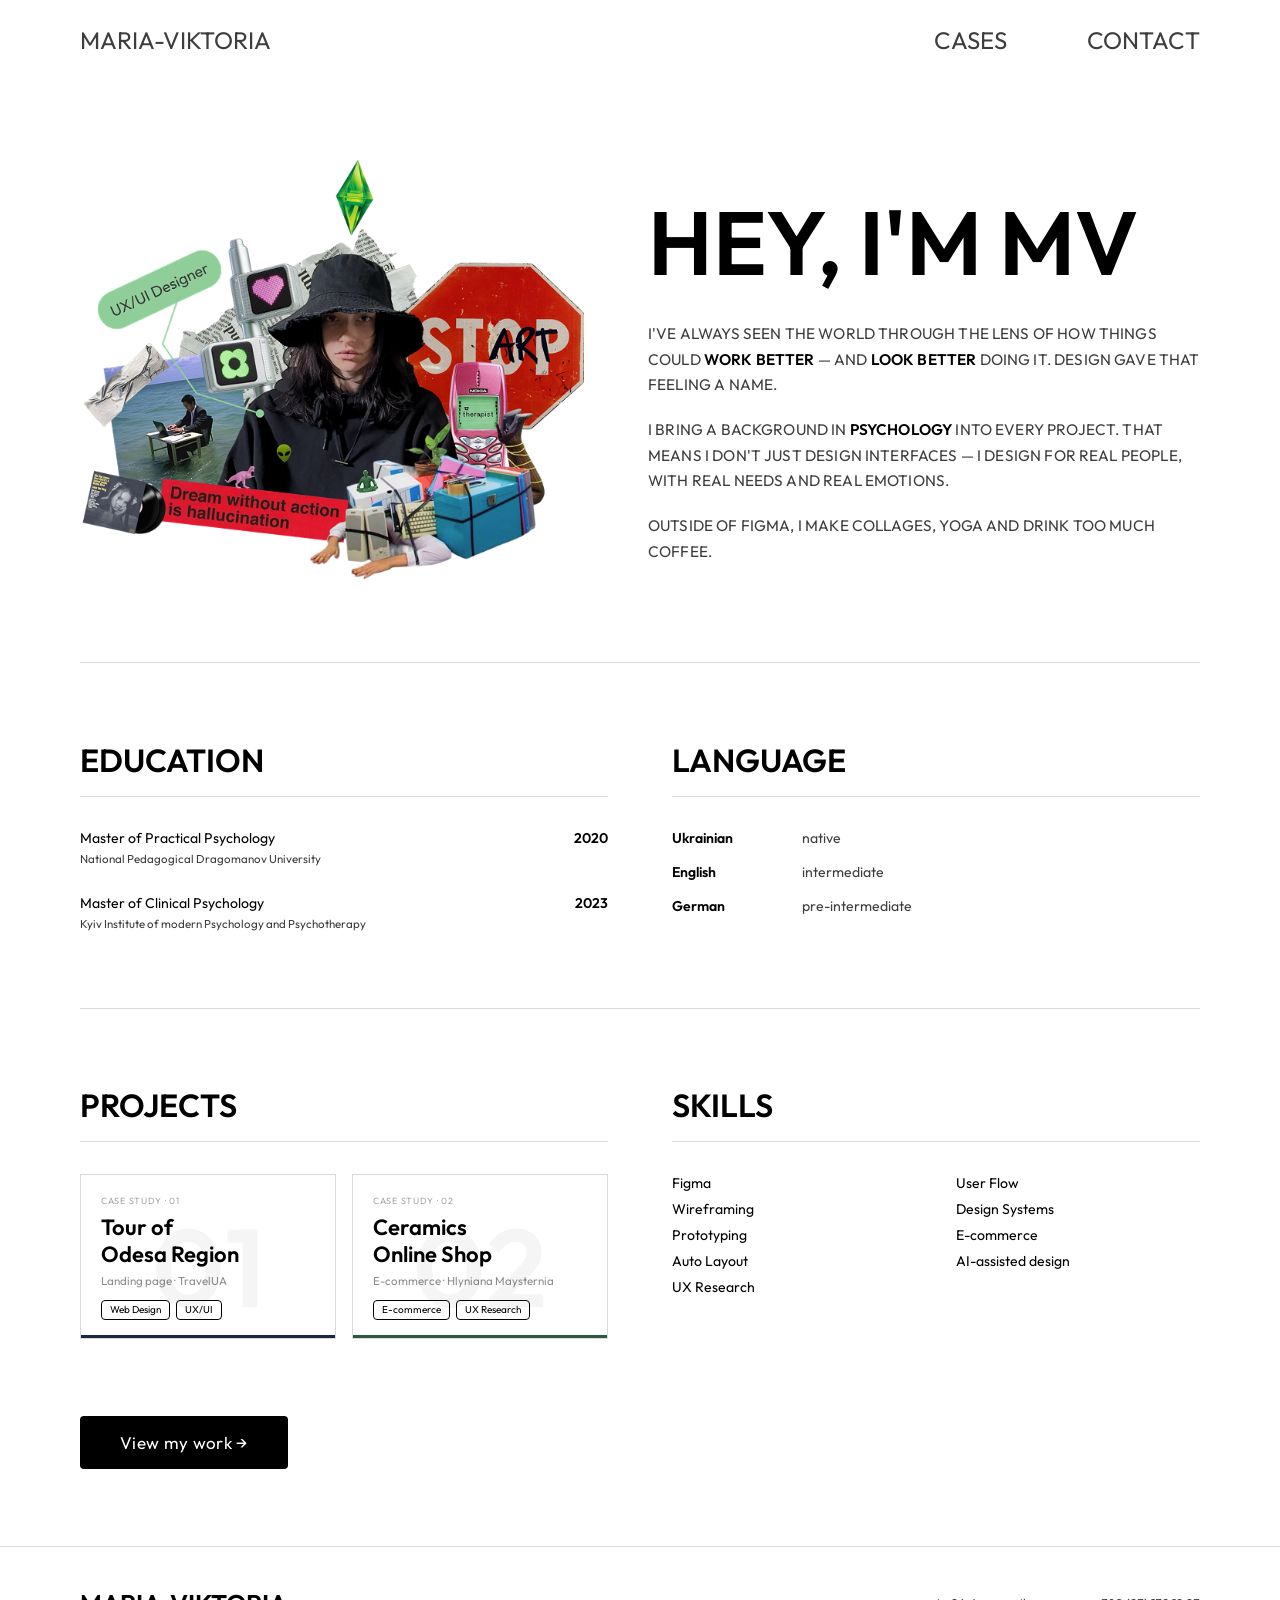
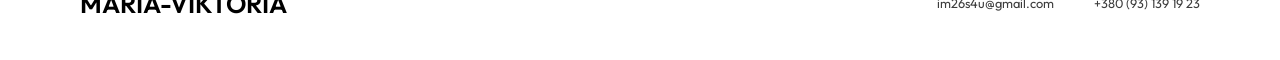
<file: maria-viktoria-portfolio/index.html>
<!DOCTYPE html>
<html lang="en">
<head>
  <meta charset="UTF-8" />
  <meta name="viewport" content="width=device-width, initial-scale=1.0" />
  <title>Maria-Viktoria — Junior UX/UI Designer</title>
  <meta name="description" content="Junior UX/UI Designer based in Kyiv with a background in psychology. Studying at KAMA school." />
  <link href="https://fonts.bunny.net/css?family=outfit:300,400,600&display=swap" rel="stylesheet" />
  <style>
    *, *::before, *::after { box-sizing: border-box; margin: 0; padding: 0; }
    html { scroll-behavior: smooth; }
    body {
      font-family: 'Outfit', 'Helvetica Neue', Arial, sans-serif;
      background: #fff;
      color: #000;
      overflow-x: hidden;
      -webkit-font-smoothing: antialiased;
    }
    a { color: inherit; text-decoration: none; }

    /* ── NAV ── */
    .nav {
      position: fixed;
      top: 0; left: 0; right: 0;
      height: 80px;
      background: #fff;
      z-index: 100;
      display: flex;
      align-items: center;
      padding: 0 80px;
      justify-content: space-between;
      border-bottom: 1px solid transparent;
      transition: border-color 0.3s;
    }
    .nav.scrolled { border-bottom-color: #d9d9d9; }
    .nav__logo { font-size: 24px; font-weight: 400; color: #3d3d3d; }
    .nav__links { display: flex; gap: 80px; list-style: none; }
    .nav__links a { font-size: 24px; font-weight: 400; color: #3d3d3d; }
    .nav__links a:hover, .nav__links a.active { color: #000; }
    .nav__hamburger { display: none; flex-direction: column; gap: 5px; cursor: pointer; background: none; border: none; padding: 4px; }
    .nav__hamburger span { display: block; width: 24px; height: 2px; background: #000; transition: transform 0.3s, opacity 0.3s; }

    /* ── PAGE ── */
    .page { padding-top: 80px; }

    /* ── HERO: collage + intro ── */
    .hero {
      display: grid;
      grid-template-columns: 45fr 55fr;
      gap: 0;
      padding: clamp(60px, 6vw, 120px) 80px clamp(60px, 6vw, 120px);
      align-items: start;
    }

    /* Collage col */
    .hero__collage {
      width: 100%;
      /* Figma: w=653 h=555 → ratio 653/555 ≈ 1.176 */
      aspect-ratio: 653 / 555;
      overflow: hidden;
      position: relative;
    }
    .hero__collage img {
      width: 100%;
      height: 100%;
      object-fit: contain;
      object-position: center center;
      display: block;
    }

    /* Text col */
    .hero__text {
      padding-left: clamp(40px, 5vw, 80px);
      padding-top: clamp(20px, 3vw, 60px);
    }
    .hero__headline {
      font-size: clamp(48px, 7vw, 93px);
      font-weight: 600;
      line-height: 1.05;
      margin-bottom: clamp(20px, 2.5vw, 36px);
    }
    .hero__body { display: flex; flex-direction: column; gap: 20px; }
    .hero__body p {
      font-size: clamp(13px, 1.2vw, 18px);
      color: #3d3d3d;
      text-transform: uppercase;
      line-height: 1.65;
      letter-spacing: 0.01em;
    }
    .hero__body strong { font-weight: 600; color: #000; }

    /* ── DIVIDER ── */
    .divider {
      width: calc(100% - 160px);
      margin: 0 80px;
      height: 1px;
      background: #d9d9d9;
    }

    /* ── GRID SECTIONS (Education+Language, Projects+Skills) ── */
    .grid-section {
      display: grid;
      grid-template-columns: 1fr 1fr;
      gap: clamp(40px, 5vw, 80px);
      padding: clamp(60px, 6vw, 100px) 80px;
    }

    .section-block__title {
      font-size: clamp(24px, 2.5vw, 36px);
      font-weight: 600;
      margin-bottom: 16px;
      text-transform: uppercase;
    }
    .section-block .divider {
      width: 100%;
      margin: 0 0 32px;
    }

    /* Education */
    .edu-list { display: flex; flex-direction: column; gap: 28px; }
    .edu-item { display: flex; justify-content: space-between; align-items: flex-start; gap: 16px; }
    .edu-item__info {}
    .edu-item__degree { font-size: clamp(13px, 1.1vw, 18px); font-weight: 400; color: #000; margin-bottom: 4px; }
    .edu-item__school { font-size: clamp(11px, 0.9vw, 14px); color: #3d3d3d; }
    .edu-item__year { font-size: clamp(13px, 1.1vw, 18px); font-weight: 600; white-space: nowrap; }

    /* Language */
    .lang-list { display: flex; flex-direction: column; gap: 16px; }
    .lang-item { display: flex; gap: 40px; font-size: clamp(13px, 1.1vw, 18px); }
    .lang-item__name { font-weight: 600; min-width: 90px; }
    .lang-item__level { color: #3d3d3d; }

    /* Projects */
    .projects-grid { display: grid; grid-template-columns: 1fr 1fr; gap: 16px; }
    .project-card {
      display: block;
      border: 1px solid #d9d9d9;
      padding: 20px;
      position: relative;
      overflow: hidden;
      transition: transform 0.3s, box-shadow 0.3s;
      aspect-ratio: 326 / 210;
    }
    .project-card:hover { transform: translateY(-4px); box-shadow: 0 8px 24px rgba(0,0,0,0.07); }
    .project-card__num {
      position: absolute;
      bottom: 16px; left: 50%;
      transform: translateX(-50%);
      font-size: clamp(60px, 9vw, 110px);
      font-weight: 600;
      color: rgba(0,0,0,0.04);
      line-height: 1;
      user-select: none;
      white-space: nowrap;
    }
    .project-card__label { font-size: 9px; color: rgba(0,0,0,0.35); letter-spacing: 0.08em; text-transform: uppercase; margin-bottom: 8px; }
    .project-card__title { font-size: clamp(16px, 1.8vw, 22px); font-weight: 600; line-height: 1.2; margin-bottom: 6px; }
    .project-card__sub { font-size: clamp(10px, 0.9vw, 13px); color: rgba(0,0,0,0.45); margin-bottom: 12px; }
    .project-card__tags { display: flex; flex-wrap: wrap; gap: 6px; }
    .tag {
      display: inline-block;
      border: 1px solid #000;
      border-radius: 4px;
      padding: 4px 8px;
      font-size: 10px;
      font-weight: 400;
      color: #000;
      line-height: 1;
    }
    .project-card__stripe {
      position: absolute;
      bottom: 0; left: 0; right: 0;
      height: 3px;
    }
    .project-card--odesa .project-card__stripe { background: #1a2744; }
    .project-card--ceramics .project-card__stripe { background: #2d5a3d; }

    /* Skills */
    .skills-grid { display: grid; grid-template-columns: 1fr 1fr; gap: 8px 40px; }
    .skills-col { display: flex; flex-direction: column; gap: 8px; }
    .skills-col li { font-size: clamp(13px, 1.1vw, 18px); color: #000; list-style: none; }

    /* ── CTA ── */
    .cta-section { padding: 0 80px clamp(60px, 6vw, 100px); }
    .btn-primary {
      display: inline-block;
      background: #000;
      color: #fff;
      font-family: 'Outfit', sans-serif;
      font-size: 17px;
      font-weight: 400;
      padding: 16px 40px;
      border-radius: 4px;
      border: none;
      cursor: pointer;
      letter-spacing: 0.02em;
      transition: opacity 0.2s;
    }
    .btn-primary:hover { opacity: 0.8; }

    /* ── FOOTER ── */
    .footer {
      padding: 40px 80px;
      border-top: 1px solid #d9d9d9;
    }
    .footer__inner { display: flex; align-items: center; justify-content: space-between; flex-wrap: wrap; gap: 16px; }
    .footer__name { font-size: clamp(20px, 2vw, 28px); font-weight: 600; }
    .footer__contacts { display: flex; gap: 40px; font-size: clamp(12px, 1vw, 15px); color: #3d3d3d; }
    .footer__contacts a:hover { color: #000; }

    /* ── MOBILE NAV ── */
    .nav__mobile {
      display: none;
      position: fixed;
      top: 80px; left: 0; right: 0;
      background: #fff;
      border-bottom: 1px solid #d9d9d9;
      padding: 32px 80px;
      flex-direction: column;
      gap: 24px;
      z-index: 99;
    }
    .nav__mobile.open { display: flex; }
    .nav__mobile a { font-size: 28px; font-weight: 400; color: #3d3d3d; }

    /* ── RESPONSIVE ── */
    @media (max-width: 1200px) {
      .nav { padding: 0 60px; }
      .hero { padding: 60px 60px; }
      .divider { width: calc(100% - 120px); margin: 0 60px; }
      .grid-section { padding: 60px 60px; }
      .cta-section { padding: 0 60px 60px; }
      .footer { padding: 40px 60px; }
      .nav__mobile { padding: 32px 60px; }
    }

    @media (max-width: 1024px) {
      .nav { padding: 0 40px; }
      .nav__links { gap: 40px; }
      .hero { padding: 40px 40px; grid-template-columns: 1fr 1fr; gap: 40px; }
      .hero__text { padding-left: 0; }
      .divider { width: calc(100% - 80px); margin: 0 40px; }
      .grid-section { padding: 60px 40px; }
      .cta-section { padding: 0 40px 60px; }
      .footer { padding: 40px 40px; }
      .nav__mobile { padding: 32px 40px; }
    }

    @media (max-width: 768px) {
      .nav { padding: 0 20px; height: 64px; }
      .nav__links { display: none; }
      .nav__hamburger { display: flex; }
      .nav__mobile { top: 64px; padding: 24px 20px; }
      .page { padding-top: 64px; }
      .hero { grid-template-columns: 1fr; padding: 32px 20px; gap: 32px; }
      .hero__collage { aspect-ratio: 4/3; max-height: 360px; }
      .hero__text { padding-left: 0; padding-top: 0; }
      .divider { width: calc(100% - 40px); margin: 0 20px; }
      .grid-section { grid-template-columns: 1fr; padding: 40px 20px; gap: 40px; }
      .projects-grid { grid-template-columns: 1fr 1fr; }
      .skills-grid { grid-template-columns: 1fr 1fr; }
      .cta-section { padding: 0 20px 40px; }
      .footer { padding: 32px 20px; }
      .footer__contacts { flex-direction: column; gap: 8px; }
    }
  </style>
</head>
<body>

  <nav class="nav" id="nav">
    <a href="index.html" class="nav__logo">MARIA-VIKTORIA</a>
    <ul class="nav__links">
      <li><a href="cases.html">CASES</a></li>
      <li><a href="contact.html">CONTACT</a></li>
    </ul>
    <button class="nav__hamburger" aria-label="Menu" id="hamburger">
      <span></span><span></span><span></span>
    </button>
  </nav>

  <div class="nav__mobile" id="mobileMenu">
    <a href="cases.html">CASES</a>
    <a href="contact.html">CONTACT</a>
  </div>

  <main class="page">

    <!-- Hero: collage + intro -->
    <section class="hero">
      <div class="hero__collage">
        <img src="about-collage.png" alt="Maria-Viktoria" loading="eager" />
      </div>
      <div class="hero__text">
        <h1 class="hero__headline">HEY, I'M MV</h1>
        <div class="hero__body">
          <p>I've always seen the world through the lens of how things could <strong>work better</strong> — and <strong>look better</strong> doing it. Design gave that feeling a name.</p>
          <p>I bring a background in <strong>psychology</strong> into every project. That means I don't just design interfaces — I design for real people, with real needs and real emotions.</p>
          <p>Outside of Figma, I make collages, yoga and drink too much coffee.</p>
        </div>
      </div>
    </section>

    <div class="divider"></div>

    <!-- Education + Language -->
    <section class="grid-section">
      <div class="section-block">
        <h2 class="section-block__title">Education</h2>
        <div class="divider"></div>
        <ul class="edu-list">
          <li class="edu-item">
            <div class="edu-item__info">
              <p class="edu-item__degree">Master of Practical Psychology</p>
              <p class="edu-item__school">National Pedagogical Dragomanov University</p>
            </div>
            <span class="edu-item__year">2020</span>
          </li>
          <li class="edu-item">
            <div class="edu-item__info">
              <p class="edu-item__degree">Master of Clinical Psychology</p>
              <p class="edu-item__school">Kyiv Institute of modern Psychology and Psychotherapy</p>
            </div>
            <span class="edu-item__year">2023</span>
          </li>
        </ul>
      </div>

      <div class="section-block">
        <h2 class="section-block__title">Language</h2>
        <div class="divider"></div>
        <ul class="lang-list">
          <li class="lang-item"><span class="lang-item__name">Ukrainian</span><span class="lang-item__level">native</span></li>
          <li class="lang-item"><span class="lang-item__name">English</span><span class="lang-item__level">intermediate</span></li>
          <li class="lang-item"><span class="lang-item__name">German</span><span class="lang-item__level">pre-intermediate</span></li>
        </ul>
      </div>
    </section>

    <div class="divider"></div>

    <!-- Projects + Skills -->
    <section class="grid-section">
      <div class="section-block">
        <h2 class="section-block__title">Projects</h2>
        <div class="divider"></div>
        <div class="projects-grid">
          <a href="cases.html" class="project-card project-card--odesa">
            <span class="project-card__num">01</span>
            <p class="project-card__label">CASE STUDY · 01</p>
            <h3 class="project-card__title">Tour of<br>Odesa Region</h3>
            <p class="project-card__sub">Landing page · TravelUA</p>
            <div class="project-card__tags">
              <span class="tag">Web Design</span>
              <span class="tag">UX/UI</span>
            </div>
            <div class="project-card__stripe"></div>
          </a>
          <a href="cases.html" class="project-card project-card--ceramics">
            <span class="project-card__num">02</span>
            <p class="project-card__label">CASE STUDY · 02</p>
            <h3 class="project-card__title">Ceramics<br>Online Shop</h3>
            <p class="project-card__sub">E-commerce · Hlyniana Maysternia</p>
            <div class="project-card__tags">
              <span class="tag">E-commerce</span>
              <span class="tag">UX Research</span>
            </div>
            <div class="project-card__stripe"></div>
          </a>
        </div>
      </div>

      <div class="section-block">
        <h2 class="section-block__title">Skills</h2>
        <div class="divider"></div>
        <div class="skills-grid">
          <ul class="skills-col">
            <li>Figma</li>
            <li>Wireframing</li>
            <li>Prototyping</li>
            <li>Auto Layout</li>
            <li>UX Research</li>
          </ul>
          <ul class="skills-col">
            <li>User Flow</li>
            <li>Design Systems</li>
            <li>E-commerce</li>
            <li>AI-assisted design</li>
          </ul>
        </div>
      </div>
    </section>

    <!-- CTA -->
    <div class="cta-section">
      <a href="cases.html" class="btn-primary">View my work →</a>
    </div>

  </main>

  <footer class="footer">
    <div class="footer__inner">
      <span class="footer__name">MARIA-VIKTORIA</span>
      <div class="footer__contacts">
        <a href="mailto:im26s4u@gmail.com">im26s4u@gmail.com</a>
        <a href="tel:+380931391923">+380 (93) 139 19 23</a>
      </div>
    </div>
  </footer>

  <script>
    // Nav scroll
    window.addEventListener('scroll', () => {
      document.getElementById('nav').classList.toggle('scrolled', window.scrollY > 20);
    });
    // Hamburger
    const btn = document.getElementById('hamburger');
    const menu = document.getElementById('mobileMenu');
    if (btn) btn.addEventListener('click', () => {
      menu.classList.toggle('open');
    });
  </script>
</body>
</html>
</file>
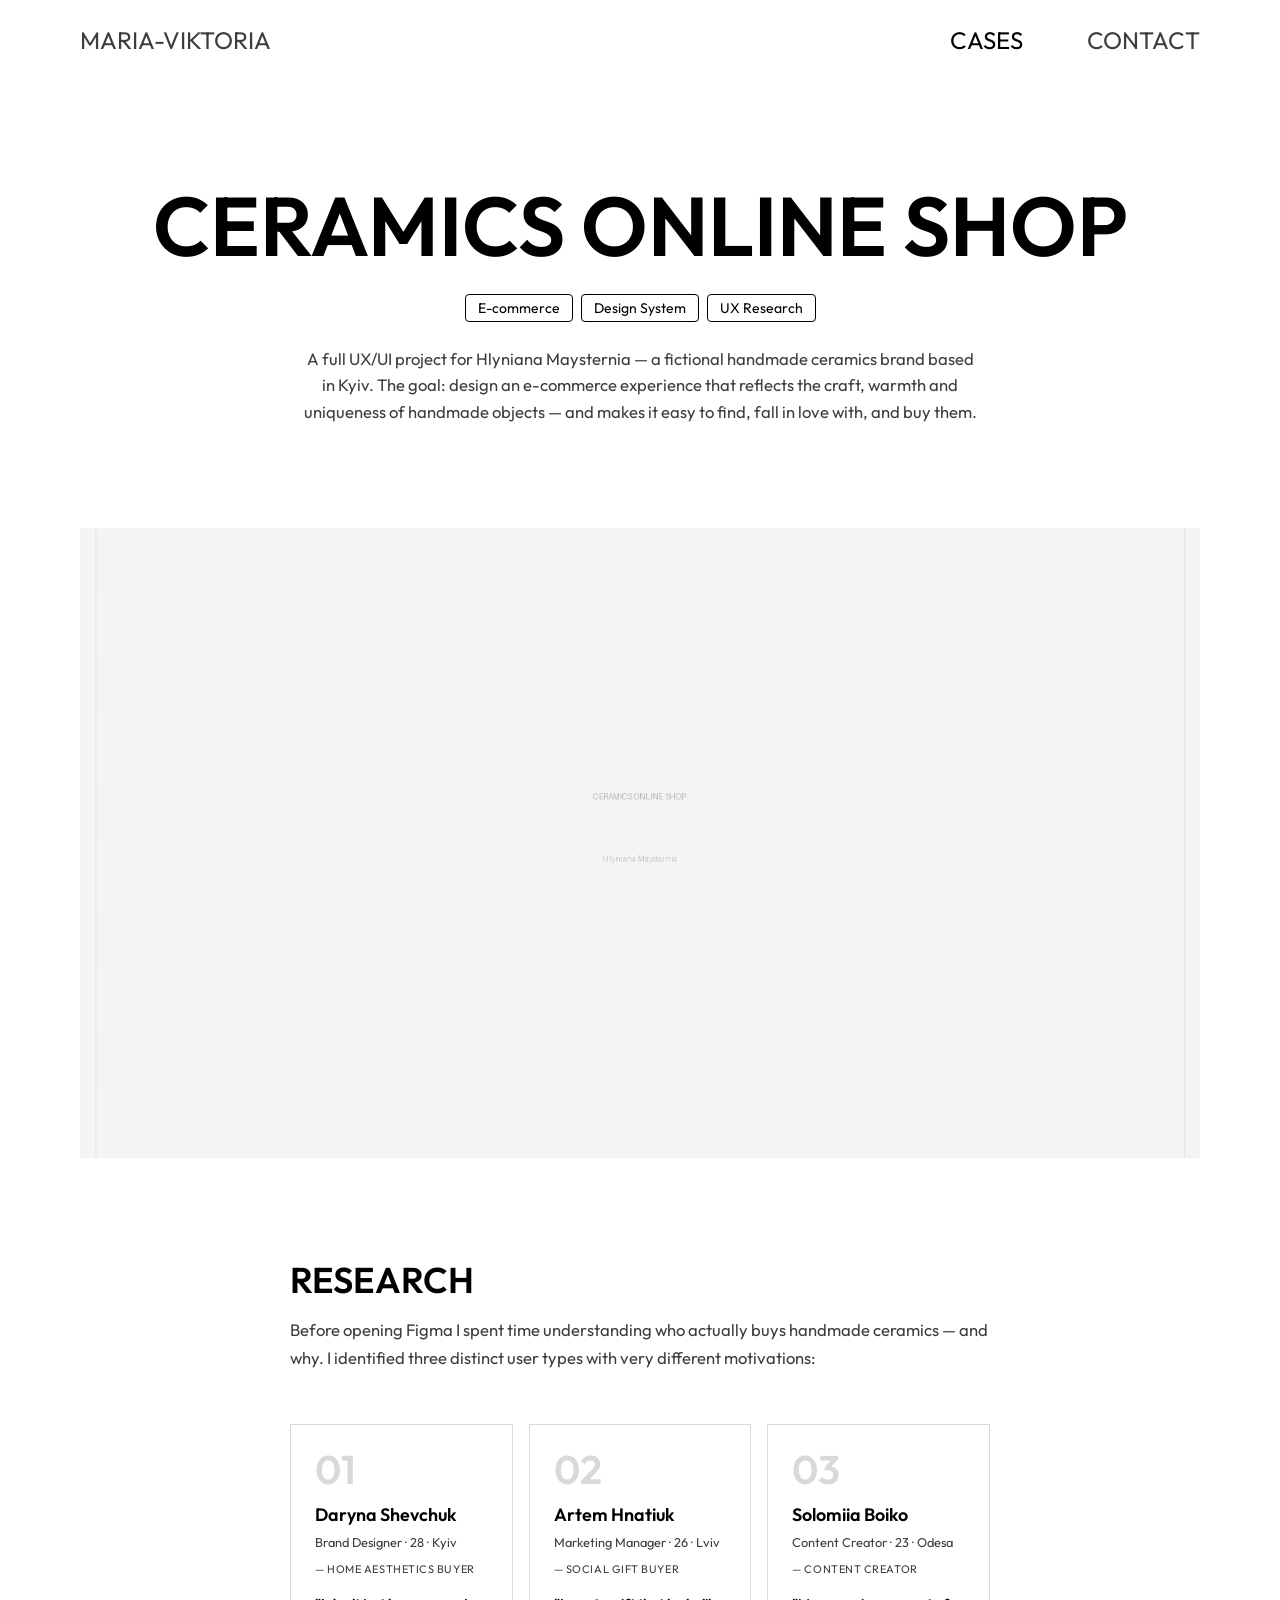
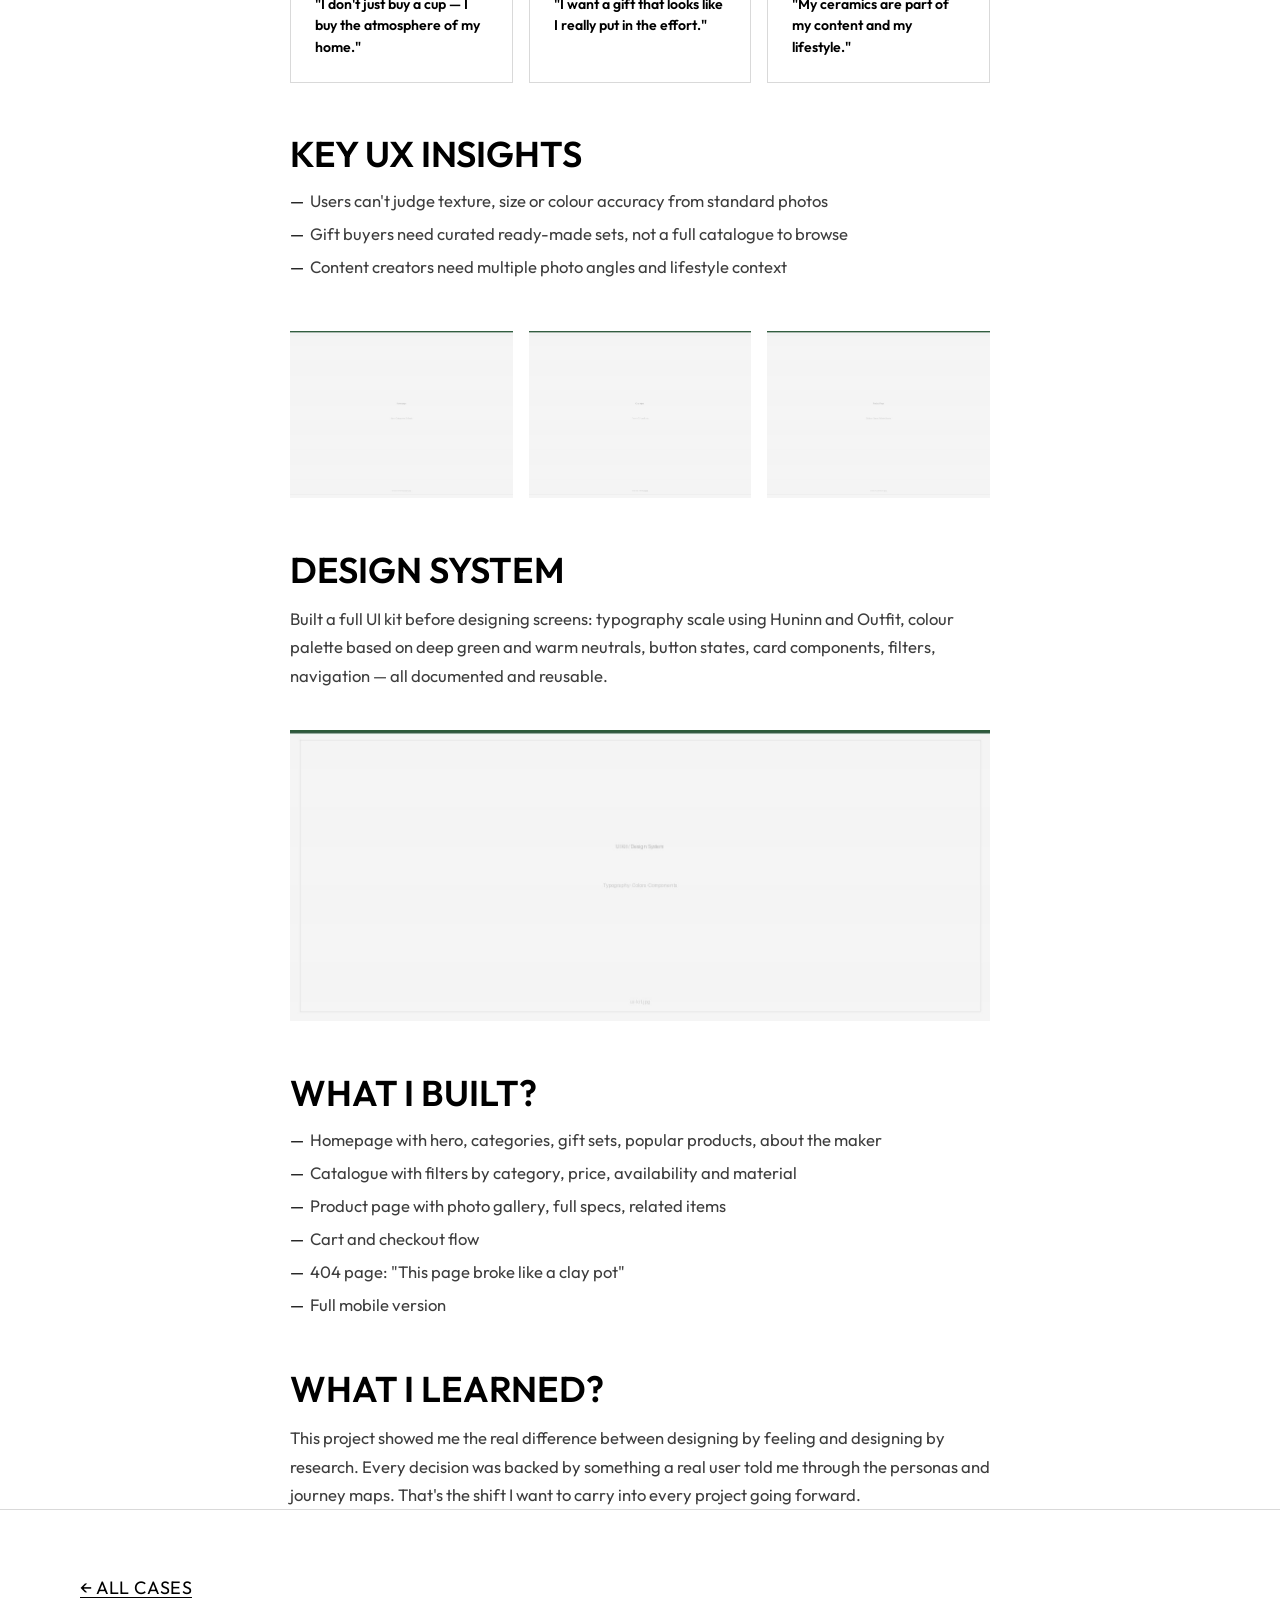
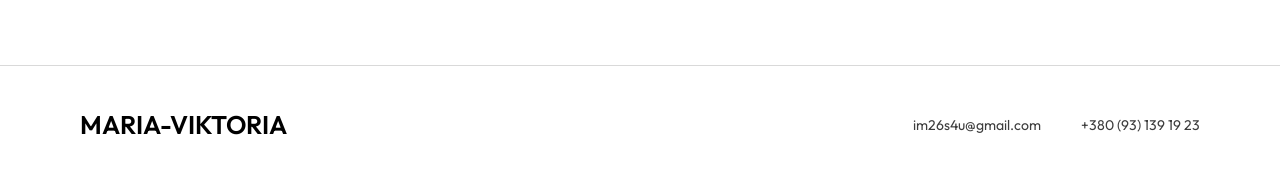
<file: maria-viktoria-portfolio/case-ceramics.html>
<!DOCTYPE html>
<html lang="en">
<head>
  <meta charset="UTF-8" />
  <meta name="viewport" content="width=device-width, initial-scale=1.0" />
  <title>Ceramics Online Shop — Maria-Viktoria</title>
  <link rel="preconnect" href="https://fonts.googleapis.com" />
  <link rel="preconnect" href="https://fonts.gstatic.com" crossorigin />
  <link href="https://fonts.bunny.net/css?family=outfit:300,400,600&display=swap" rel="stylesheet" />
  <link rel="stylesheet" href="css/style.css" />
  <link rel="stylesheet" href="css/case.css" />
</head>
<body>

  <nav class="nav">
    <div class="container nav__inner">
      <a href="index.html" class="nav__logo">MARIA-VIKTORIA</a>
      <ul class="nav__links">
        <li><a href="cases.html" class="active">CASES</a></li>
        <li><a href="contact.html">CONTACT</a></li>
      </ul>
      <button class="nav__hamburger" aria-label="Menu">
        <span></span><span></span><span></span>
      </button>
    </div>
    <div class="nav__mobile">
      <a href="cases.html">CASES</a>
      <a href="contact.html">CONTACT</a>
    </div>
  </nav>

  <main class="page-wrapper">

    <header class="case-header section">
      <div class="container">
        <h1 class="case-header__title">CERAMICS ONLINE SHOP</h1>
        <div class="tags case-header__tags">
          <span class="tag">E-commerce</span>
          <span class="tag">Design System</span>
          <span class="tag">UX Research</span>
        </div>
        <p class="case-header__overview">
          A full UX/UI project for Hlyniana Maysternia — a fictional handmade ceramics brand based in Kyiv.
          The goal: design an e-commerce experience that reflects the craft, warmth and uniqueness of handmade objects — and makes it easy to find, fall in love with, and buy them.
        </p>
      </div>
    </header>

    <div class="case-hero-image">
      <div class="container">
        <div class="case-hero-image__wrap">
          <img src="assets/images/ceramics/hero.jpg" alt="Ceramics Online Shop — hero screen" loading="eager" />
        </div>
      </div>
    </div>

    <div class="case-content">
      <div class="container case-content__inner">

        <section class="case-section">
          <h2 class="case-section__title">RESEARCH</h2>
          <p>Before opening Figma I spent time understanding who actually buys handmade ceramics — and why. I identified three distinct user types with very different motivations:</p>
        </section>

        <!-- Personas -->
        <div class="personas-grid">
          <div class="persona-card">
            <span class="persona-card__num">01</span>
            <h3 class="persona-card__name">Daryna Shevchuk</h3>
            <p class="persona-card__role">Brand Designer · 28 · Kyiv</p>
            <p class="persona-card__type">— HOME AESTHETICS BUYER</p>
            <p class="persona-card__quote">"I don't just buy a cup — I buy the atmosphere of my home."</p>
          </div>
          <div class="persona-card">
            <span class="persona-card__num">02</span>
            <h3 class="persona-card__name">Artem Hnatiuk</h3>
            <p class="persona-card__role">Marketing Manager · 26 · Lviv</p>
            <p class="persona-card__type">— SOCIAL GIFT BUYER</p>
            <p class="persona-card__quote">"I want a gift that looks like I really put in the effort."</p>
          </div>
          <div class="persona-card">
            <span class="persona-card__num">03</span>
            <h3 class="persona-card__name">Solomiia Boiko</h3>
            <p class="persona-card__role">Content Creator · 23 · Odesa</p>
            <p class="persona-card__type">— CONTENT CREATOR</p>
            <p class="persona-card__quote">"My ceramics are part of my content and my lifestyle."</p>
          </div>
        </div>

        <section class="case-section">
          <h2 class="case-section__title">KEY UX INSIGHTS</h2>
          <ul class="case-list">
            <li>Users can't judge texture, size or colour accuracy from standard photos</li>
            <li>Gift buyers need curated ready-made sets, not a full catalogue to browse</li>
            <li>Content creators need multiple photo angles and lifestyle context</li>
          </ul>
        </section>

        <!-- Screenshots -->
        <div class="case-screens">
          <img src="assets/images/ceramics/screen-homepage.jpg" alt="Homepage" loading="lazy" />
          <img src="assets/images/ceramics/screen-catalog.jpg" alt="Catalogue with filters" loading="lazy" />
          <img src="assets/images/ceramics/screen-product.jpg" alt="Product page" loading="lazy" />
        </div>

        <section class="case-section">
          <h2 class="case-section__title">DESIGN SYSTEM</h2>
          <p>Built a full UI kit before designing screens: typography scale using Huninn and Outfit, colour palette based on deep green and warm neutrals, button states, card components, filters, navigation — all documented and reusable.</p>
          <img src="assets/images/ceramics/ui-kit.jpg" alt="UI Kit" loading="lazy" class="case-full-image" />
        </section>

        <section class="case-section">
          <h2 class="case-section__title">WHAT I BUILT?</h2>
          <ul class="case-list">
            <li>Homepage with hero, categories, gift sets, popular products, about the maker</li>
            <li>Catalogue with filters by category, price, availability and material</li>
            <li>Product page with photo gallery, full specs, related items</li>
            <li>Cart and checkout flow</li>
            <li>404 page: "This page broke like a clay pot"</li>
            <li>Full mobile version</li>
          </ul>
        </section>

        <section class="case-section">
          <h2 class="case-section__title">WHAT I LEARNED?</h2>
          <p>This project showed me the real difference between designing by feeling and designing by research. Every decision was backed by something a real user told me through the personas and journey maps. That's the shift I want to carry into every project going forward.</p>
        </section>

      </div>
    </div>

    <nav class="case-nav">
      <div class="container case-nav__inner">
        <a href="cases.html" class="btn btn--link">← ALL CASES</a>
      </div>
    </nav>

  </main>

  <footer class="footer">
    <div class="container footer__inner">
      <span class="footer__name">MARIA-VIKTORIA</span>
      <div class="footer__contacts">
        <a href="mailto:im26s4u@gmail.com">im26s4u@gmail.com</a>
        <a href="tel:+380931391923">+380 (93) 139 19 23</a>
      </div>
    </div>
  </footer>

  <script src="js/main.js"></script>
</body>
</html>
</file>
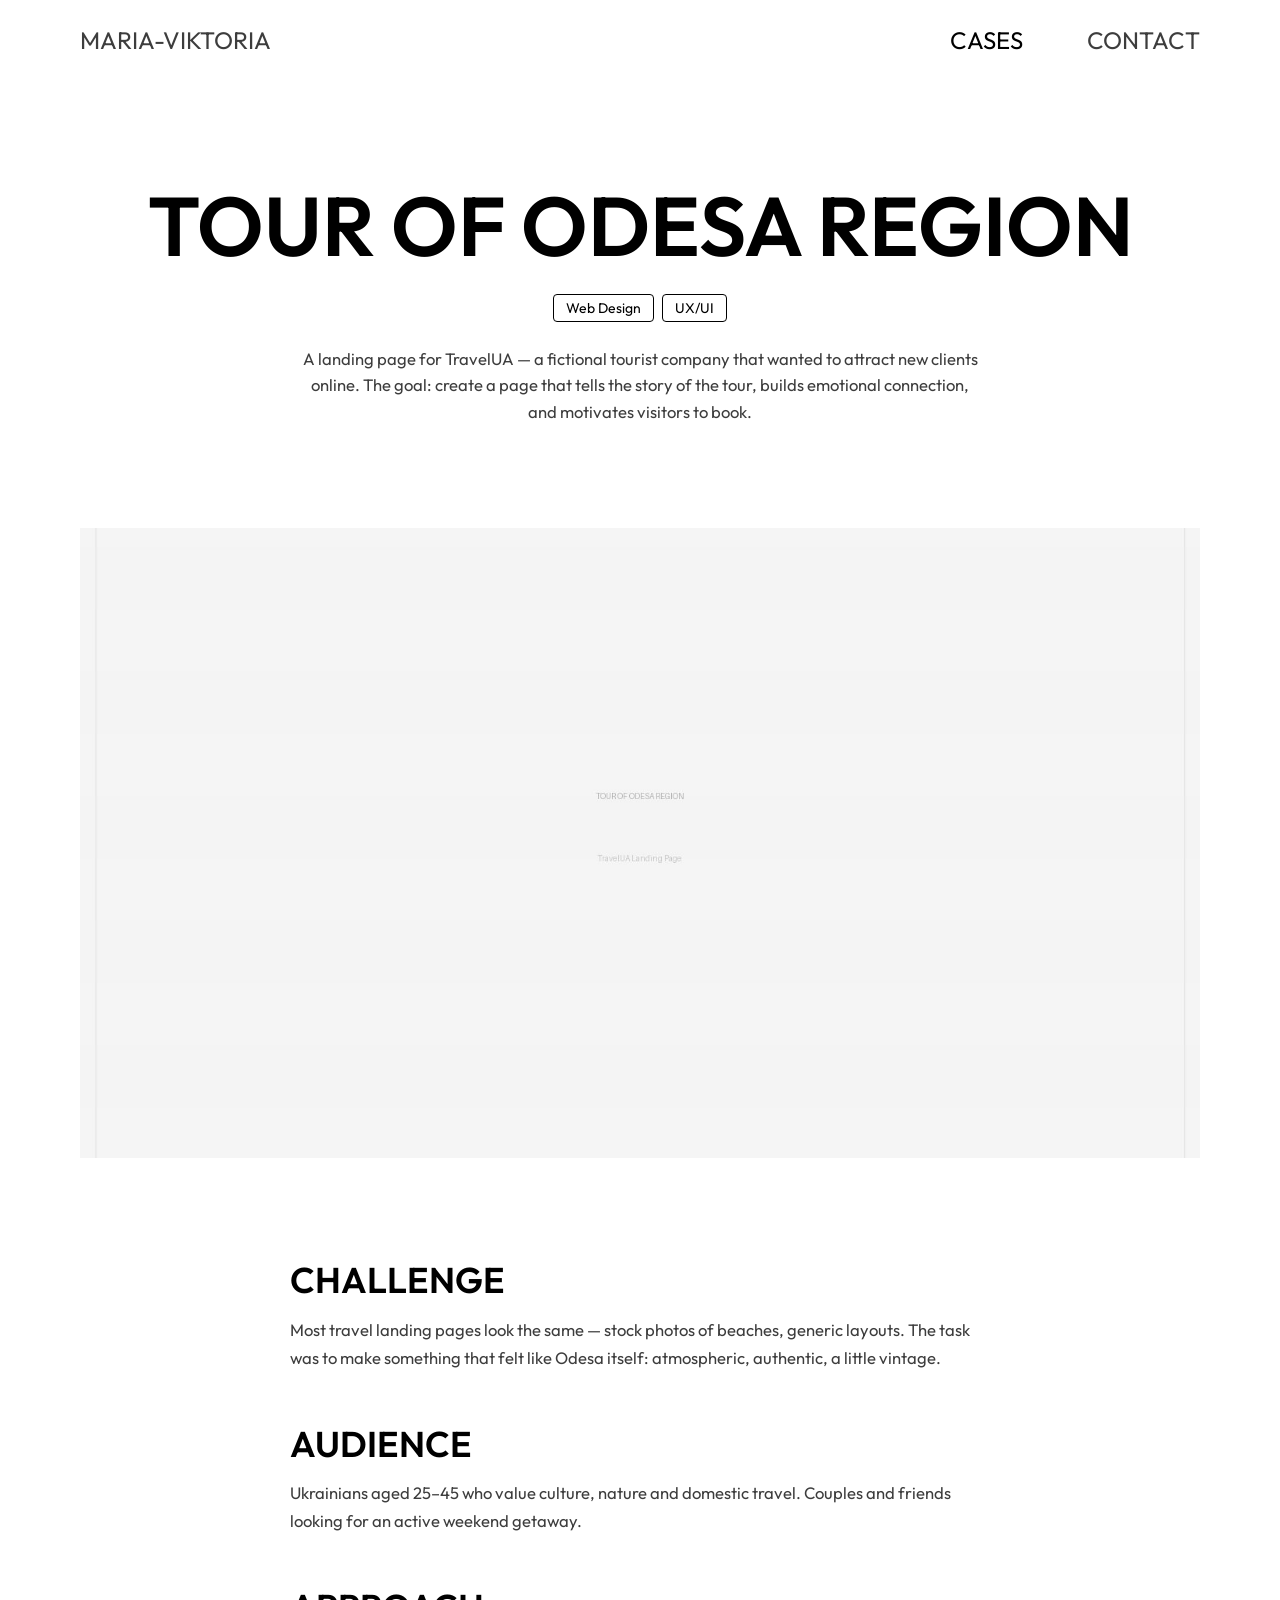
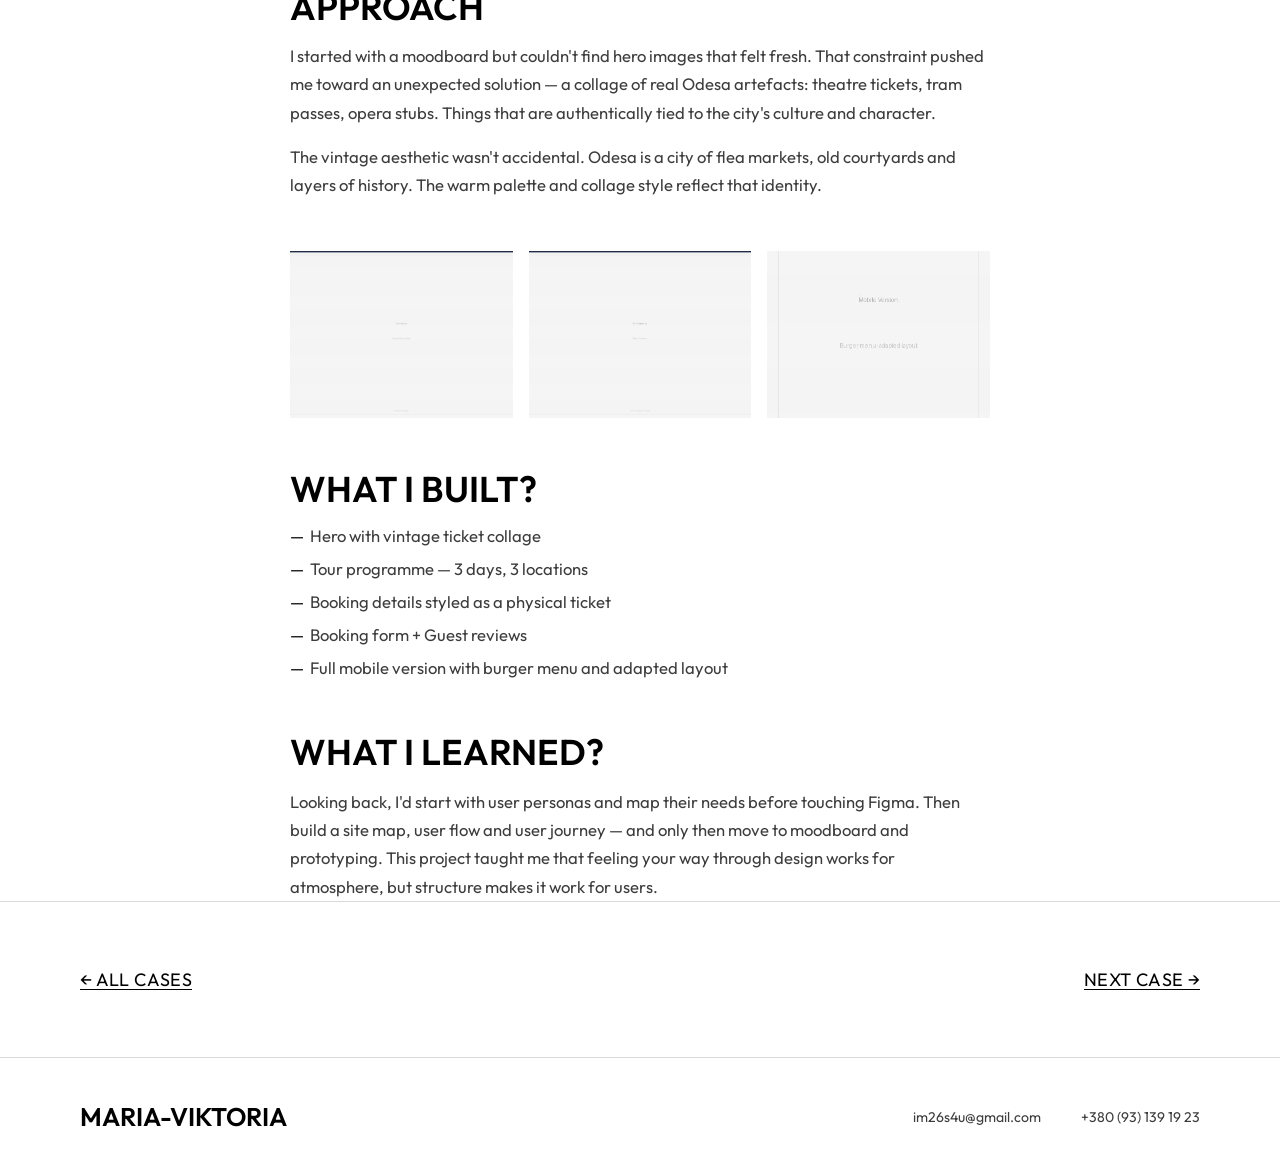
<file: maria-viktoria-portfolio/case-odesa.html>
<!DOCTYPE html>
<html lang="en">
<head>
  <meta charset="UTF-8" />
  <meta name="viewport" content="width=device-width, initial-scale=1.0" />
  <title>Tour of Odesa Region — Maria-Viktoria</title>
  <link rel="preconnect" href="https://fonts.googleapis.com" />
  <link rel="preconnect" href="https://fonts.gstatic.com" crossorigin />
  <link href="https://fonts.bunny.net/css?family=outfit:300,400,600&display=swap" rel="stylesheet" />
  <link rel="stylesheet" href="css/style.css" />
  <link rel="stylesheet" href="css/case.css" />
</head>
<body>

  <nav class="nav">
    <div class="container nav__inner">
      <a href="index.html" class="nav__logo">MARIA-VIKTORIA</a>
      <ul class="nav__links">
        <li><a href="cases.html" class="active">CASES</a></li>
        <li><a href="contact.html">CONTACT</a></li>
      </ul>
      <button class="nav__hamburger" aria-label="Menu">
        <span></span><span></span><span></span>
      </button>
    </div>
    <div class="nav__mobile">
      <a href="cases.html">CASES</a>
      <a href="contact.html">CONTACT</a>
    </div>
  </nav>

  <main class="page-wrapper">

    <!-- Case Header -->
    <header class="case-header section">
      <div class="container">
        <h1 class="case-header__title">TOUR OF ODESA REGION</h1>
        <div class="tags case-header__tags">
          <span class="tag">Web Design</span>
          <span class="tag">UX/UI</span>
        </div>
        <p class="case-header__overview">
          A landing page for TravelUA — a fictional tourist company that wanted to attract new clients online.
          The goal: create a page that tells the story of the tour, builds emotional connection, and motivates visitors to book.
        </p>
      </div>
    </header>

    <!-- Hero image -->
    <div class="case-hero-image">
      <div class="container">
        <div class="case-hero-image__wrap">
          <img src="assets/images/odesa/hero.jpg" alt="Tour of Odesa Region — hero screen" loading="eager" />
        </div>
      </div>
    </div>

    <!-- Case content -->
    <div class="case-content">
      <div class="container case-content__inner">

        <section class="case-section">
          <h2 class="case-section__title">CHALLENGE</h2>
          <p>Most travel landing pages look the same — stock photos of beaches, generic layouts. The task was to make something that felt like Odesa itself: atmospheric, authentic, a little vintage.</p>
        </section>

        <section class="case-section">
          <h2 class="case-section__title">AUDIENCE</h2>
          <p>Ukrainians aged 25–45 who value culture, nature and domestic travel. Couples and friends looking for an active weekend getaway.</p>
        </section>

        <section class="case-section">
          <h2 class="case-section__title">APPROACH</h2>
          <p>I started with a moodboard but couldn't find hero images that felt fresh. That constraint pushed me toward an unexpected solution — a collage of real Odesa artefacts: theatre tickets, tram passes, opera stubs. Things that are authentically tied to the city's culture and character.</p>
          <p>The vintage aesthetic wasn't accidental. Odesa is a city of flea markets, old courtyards and layers of history. The warm palette and collage style reflect that identity.</p>
        </section>

        <!-- Screenshots row — add real screenshots here -->
        <div class="case-screens">
          <img src="assets/images/odesa/screen-hero.jpg" alt="Hero section with vintage collage" loading="lazy" />
          <img src="assets/images/odesa/screen-programme.jpg" alt="Tour programme section" loading="lazy" />
          <img src="assets/images/odesa/screen-mobile.jpg" alt="Mobile version" loading="lazy" />
        </div>

        <section class="case-section">
          <h2 class="case-section__title">WHAT I BUILT?</h2>
          <ul class="case-list">
            <li>Hero with vintage ticket collage</li>
            <li>Tour programme — 3 days, 3 locations</li>
            <li>Booking details styled as a physical ticket</li>
            <li>Booking form + Guest reviews</li>
            <li>Full mobile version with burger menu and adapted layout</li>
          </ul>
        </section>

        <section class="case-section">
          <h2 class="case-section__title">WHAT I LEARNED?</h2>
          <p>Looking back, I'd start with user personas and map their needs before touching Figma. Then build a site map, user flow and user journey — and only then move to moodboard and prototyping. This project taught me that feeling your way through design works for atmosphere, but structure makes it work for users.</p>
        </section>

      </div>
    </div>

    <!-- Case navigation -->
    <nav class="case-nav">
      <div class="container case-nav__inner">
        <a href="cases.html" class="btn btn--link">← ALL CASES</a>
        <a href="case-ceramics.html" class="btn btn--link">NEXT CASE →</a>
      </div>
    </nav>

  </main>

  <footer class="footer">
    <div class="container footer__inner">
      <span class="footer__name">MARIA-VIKTORIA</span>
      <div class="footer__contacts">
        <a href="mailto:im26s4u@gmail.com">im26s4u@gmail.com</a>
        <a href="tel:+380931391923">+380 (93) 139 19 23</a>
      </div>
    </div>
  </footer>

  <script src="js/main.js"></script>
</body>
</html>
</file>
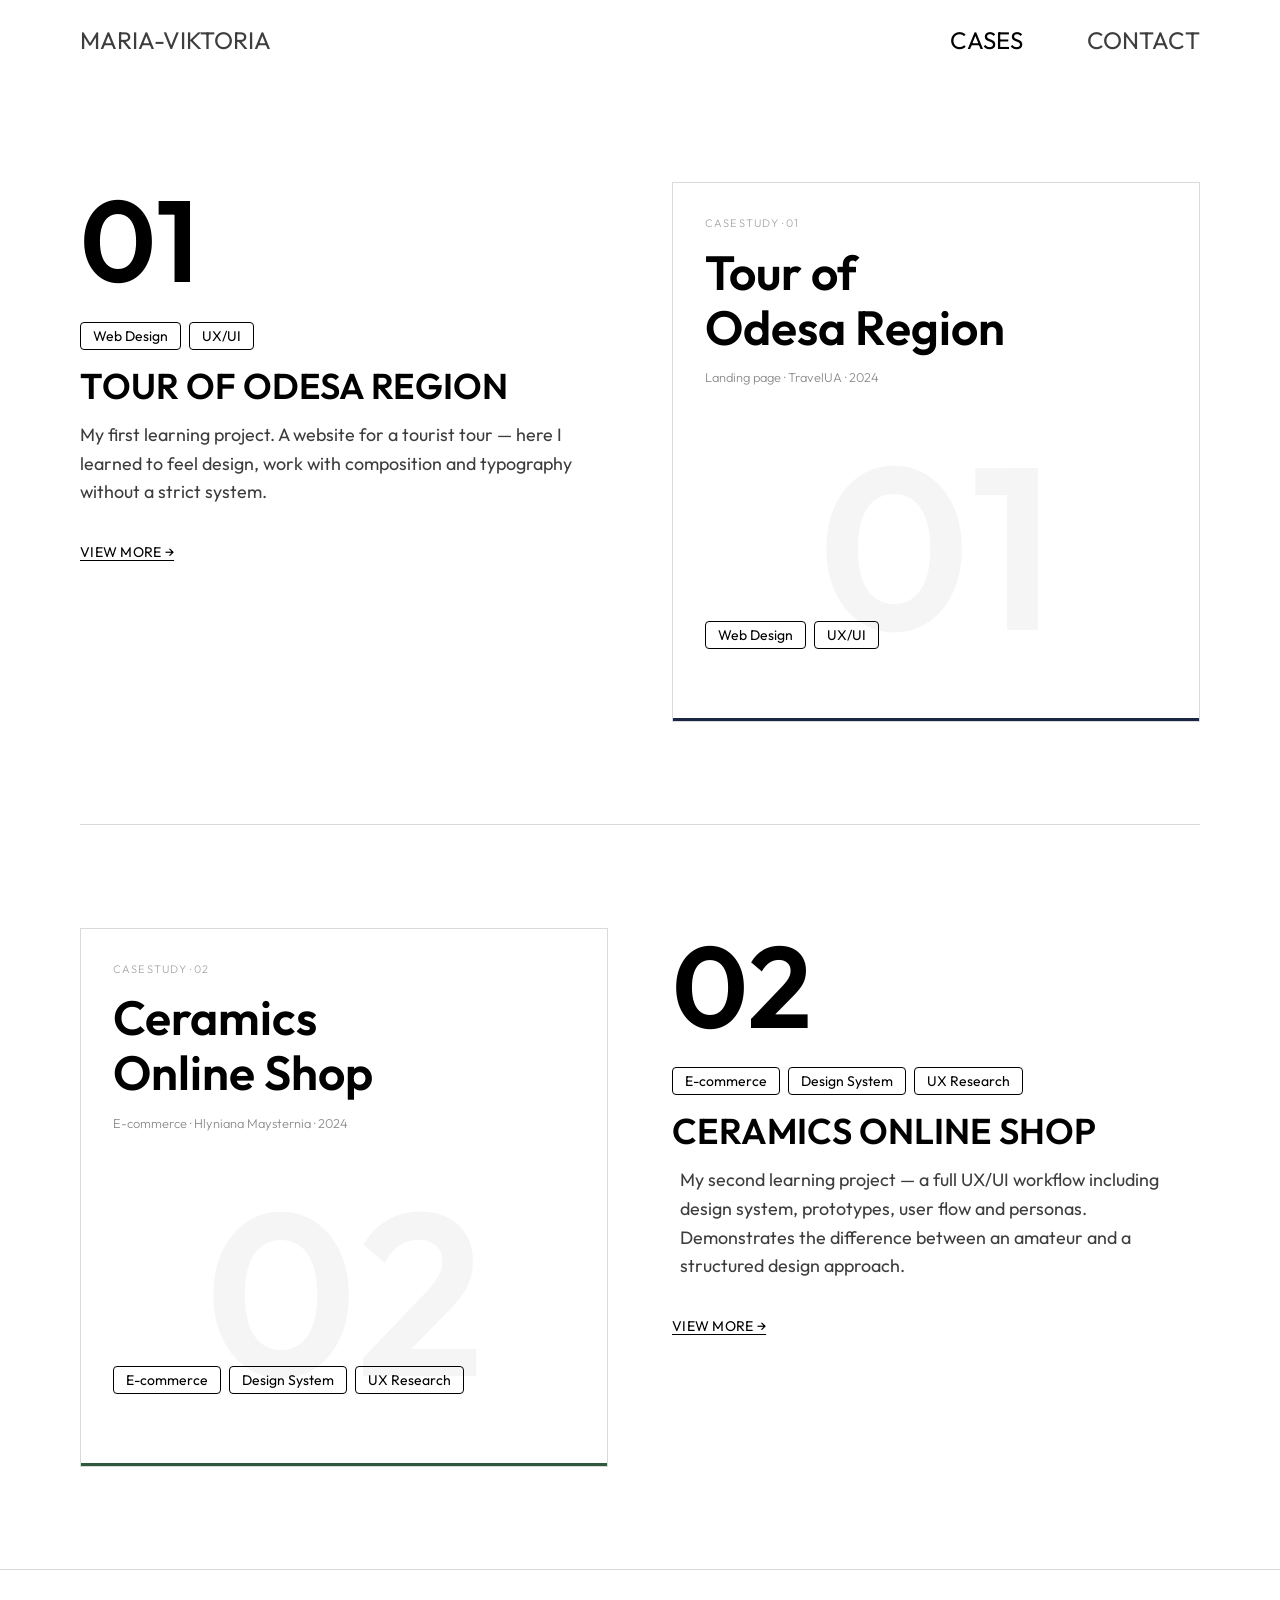
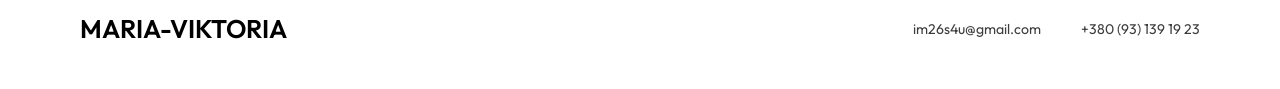
<file: maria-viktoria-portfolio/cases.html>
<!DOCTYPE html>
<html lang="en">
<head>
  <meta charset="UTF-8" />
  <meta name="viewport" content="width=device-width, initial-scale=1.0" />
  <title>Cases — Maria-Viktoria</title>
  <meta name="description" content="UX/UI design case studies by Maria-Viktoria." />
  <link rel="preconnect" href="https://fonts.googleapis.com" />
  <link rel="preconnect" href="https://fonts.gstatic.com" crossorigin />
  <link href="https://fonts.bunny.net/css?family=outfit:300,400,600&display=swap" rel="stylesheet" />
  <link rel="stylesheet" href="css/style.css" />
  <link rel="stylesheet" href="css/cases.css" />
</head>
<body>

  <nav class="nav">
    <div class="container nav__inner">
      <a href="index.html" class="nav__logo">MARIA-VIKTORIA</a>
      <ul class="nav__links">
        <li><a href="cases.html" class="active">CASES</a></li>
        <li><a href="contact.html">CONTACT</a></li>
      </ul>
      <button class="nav__hamburger" aria-label="Menu">
        <span></span><span></span><span></span>
      </button>
    </div>
    <div class="nav__mobile">
      <a href="cases.html">CASES</a>
      <a href="contact.html">CONTACT</a>
    </div>
  </nav>

  <main class="page-wrapper">

    <!-- Case 01 -->
    <section class="case-row section">
      <div class="container case-row__inner case-row--right-image">

        <div class="case-row__content">
          <span class="case-row__number">01</span>
          <div class="tags">
            <span class="tag">Web Design</span>
            <span class="tag">UX/UI</span>
          </div>
          <h2 class="case-row__title">TOUR OF ODESA REGION</h2>
          <p class="case-row__desc">My first learning project. A website for a tourist tour — here I learned to feel design, work with composition and typography without a strict system.</p>
          <a href="case-odesa.html" class="btn btn--link case-row__cta">VIEW MORE →</a>
        </div>

        <a href="case-odesa.html" class="case-row__image-wrap" aria-label="View Tour of Odesa Region case">
          <div class="case-cover case-cover--odesa">
            <span class="case-cover__num">01</span>
            <p class="case-cover__label">CASE STUDY · 01</p>
            <h3 class="case-cover__title">Tour of<br>Odesa Region</h3>
            <p class="case-cover__sub">Landing page · TravelUA · 2024</p>
            <div class="tags case-cover__tags">
              <span class="tag">Web Design</span>
              <span class="tag">UX/UI</span>
            </div>
            <div class="case-cover__stripe"></div>
          </div>
        </a>

      </div>
    </section>

    <div class="container"><div class="divider"></div></div>

    <!-- Case 02 -->
    <section class="case-row section">
      <div class="container case-row__inner case-row--left-image">

        <a href="case-ceramics.html" class="case-row__image-wrap" aria-label="View Ceramics Online Shop case">
          <div class="case-cover case-cover--ceramics">
            <span class="case-cover__num">02</span>
            <p class="case-cover__label">CASE STUDY · 02</p>
            <h3 class="case-cover__title">Ceramics<br>Online Shop</h3>
            <p class="case-cover__sub">E-commerce · Hlyniana Maysternia · 2024</p>
            <div class="tags case-cover__tags">
              <span class="tag">E-commerce</span>
              <span class="tag">Design System</span>
              <span class="tag">UX Research</span>
            </div>
            <div class="case-cover__stripe"></div>
          </div>
        </a>

        <div class="case-row__content case-row__content--right">
          <span class="case-row__number">02</span>
          <div class="tags">
            <span class="tag">E-commerce</span>
            <span class="tag">Design System</span>
            <span class="tag">UX Research</span>
          </div>
          <h2 class="case-row__title">CERAMICS ONLINE SHOP</h2>
          <p class="case-row__desc">My second learning project — a full UX/UI workflow including design system, prototypes, user flow and personas. Demonstrates the difference between an amateur and a structured design approach.</p>
          <a href="case-ceramics.html" class="btn btn--link case-row__cta">VIEW MORE →</a>
        </div>

      </div>
    </section>

  </main>

  <!-- Footer -->
  <footer class="footer">
    <div class="container footer__inner">
      <span class="footer__name">MARIA-VIKTORIA</span>
      <div class="footer__contacts">
        <a href="mailto:im26s4u@gmail.com">im26s4u@gmail.com</a>
        <a href="tel:+380931391923">+380 (93) 139 19 23</a>
      </div>
    </div>
  </footer>

  <script src="js/main.js"></script>
</body>
</html>
</file>
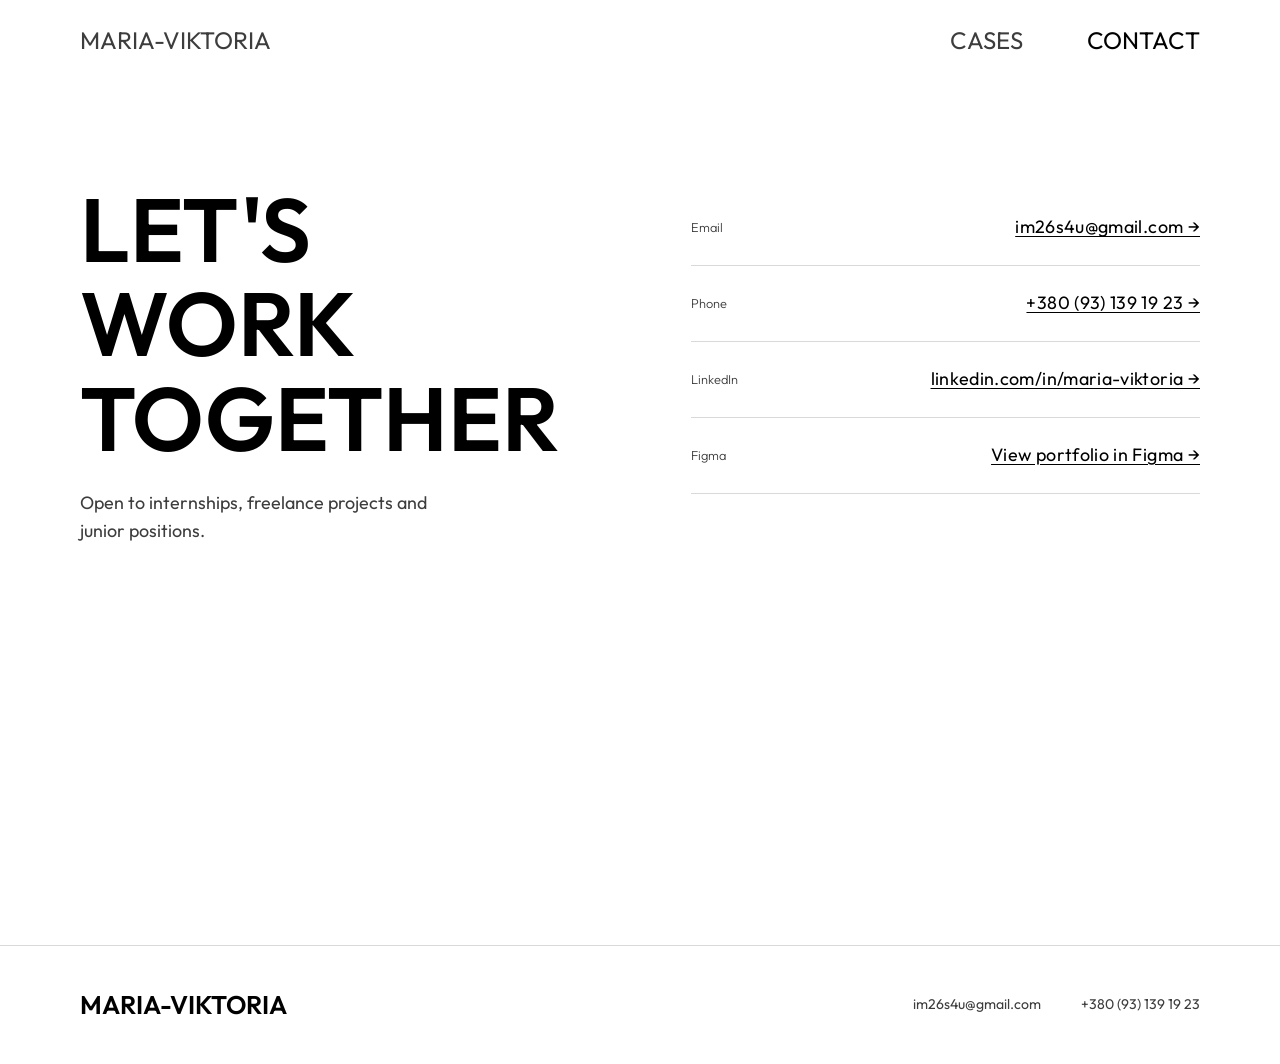
<file: maria-viktoria-portfolio/contact.html>
<!DOCTYPE html>
<html lang="en">
<head>
  <meta charset="UTF-8" />
  <meta name="viewport" content="width=device-width, initial-scale=1.0" />
  <title>Contact — Maria-Viktoria</title>
  <link rel="preconnect" href="https://fonts.googleapis.com" />
  <link rel="preconnect" href="https://fonts.gstatic.com" crossorigin />
  <link href="https://fonts.bunny.net/css?family=outfit:300,400,600&display=swap" rel="stylesheet" />
  <link rel="stylesheet" href="css/style.css" />
  <link rel="stylesheet" href="css/contact.css" />
</head>
<body>

  <nav class="nav">
    <div class="container nav__inner">
      <a href="index.html" class="nav__logo">MARIA-VIKTORIA</a>
      <ul class="nav__links">
        <li><a href="cases.html">CASES</a></li>
        <li><a href="contact.html" class="active">CONTACT</a></li>
      </ul>
      <button class="nav__hamburger" aria-label="Menu">
        <span></span><span></span><span></span>
      </button>
    </div>
    <div class="nav__mobile">
      <a href="cases.html">CASES</a>
      <a href="contact.html">CONTACT</a>
    </div>
  </nav>

  <main class="page-wrapper">
    <section class="contact-hero section">
      <div class="container contact-hero__inner">

        <div class="contact-hero__text">
          <h1 class="contact-hero__title">LET'S WORK<br>TOGETHER</h1>
          <p class="contact-hero__sub">Open to internships, freelance projects and junior positions.</p>
        </div>

        <div class="contact-hero__links">
          <a href="mailto:im26s4u@gmail.com" class="contact-link">
            <span class="contact-link__label">Email</span>
            <span class="contact-link__value btn btn--link">im26s4u@gmail.com →</span>
          </a>
          <div class="divider"></div>
          <a href="tel:+380931391923" class="contact-link">
            <span class="contact-link__label">Phone</span>
            <span class="contact-link__value btn btn--link">+380 (93) 139 19 23 →</span>
          </a>
          <div class="divider"></div>
          <a href="https://www.linkedin.com/in/maria-viktoria" target="_blank" rel="noopener" class="contact-link">
            <span class="contact-link__label">LinkedIn</span>
            <span class="contact-link__value btn btn--link">linkedin.com/in/maria-viktoria →</span>
          </a>
          <div class="divider"></div>
          <a href="https://www.figma.com/design/c2S1jR4wR7i3jGdqmz8c94/" target="_blank" rel="noopener" class="contact-link">
            <span class="contact-link__label">Figma</span>
            <span class="contact-link__value btn btn--link">View portfolio in Figma →</span>
          </a>
          <div class="divider"></div>
        </div>

      </div>
    </section>
  </main>

  <footer class="footer">
    <div class="container footer__inner">
      <span class="footer__name">MARIA-VIKTORIA</span>
      <div class="footer__contacts">
        <a href="mailto:im26s4u@gmail.com">im26s4u@gmail.com</a>
        <a href="tel:+380931391923">+380 (93) 139 19 23</a>
      </div>
    </div>
  </footer>

  <script src="js/main.js"></script>
</body>
</html>
</file>
<file: maria-viktoria-portfolio/css/style.css>
/* ============================================
   MARIA-VIKTORIA PORTFOLIO
   Global Styles + Design Tokens
   ============================================ */

@import url('https://fonts.googleapis.com/css2?family=Outfit:wght@300;400;600&display=swap');

/* ── Design Tokens ── */
:root {
  --color-bg:               #ffffff;
  --color-text:             #000000;
  --color-text-secondary:   #3d3d3d;
  --color-border:           #d9d9d9;
  --color-accent-odesa:     #1a2744;
  --color-accent-ceramics:  #2d5a3d;

  --font:           'Outfit', sans-serif;
  --fw-light:       300;
  --fw-regular:     400;
  --fw-semibold:    600;

  --fs-nav:         24px;
  --fs-h1-home:     clamp(120px, 27vw, 400px);
  --fs-h1-case:     clamp(48px, 6.5vw, 93px);
  --fs-h2:          clamp(28px, 2.8vw, 40px);
  --fs-body:        clamp(16px, 1.4vw, 20px);
  --fs-small:       clamp(13px, 1.1vw, 16px);
  --fs-tag:         14px;
  --fs-label:       11px;

  --grid-margin:    80px;
  --grid-gutter:    24px;
  --container:      1440px;

  --spacing-section: clamp(80px, 8vw, 120px);
  --spacing-block:   clamp(40px, 4vw, 60px);
  --nav-height:      80px;
}

/* ── Reset ── */
*, *::before, *::after { box-sizing: border-box; margin: 0; padding: 0; }
html { scroll-behavior: smooth; }
body {
  font-family: var(--font);
  font-weight: var(--fw-regular);
  background: var(--color-bg);
  color: var(--color-text);
  line-height: 1.5;
  overflow-x: hidden;
  -webkit-font-smoothing: antialiased;
}
img { max-width: 100%; display: block; }
a { color: inherit; text-decoration: none; }
ul { list-style: none; }

/* ── Container ── */
.container {
  width: 100%;
  max-width: var(--container);
  margin: 0 auto;
  padding: 0 var(--grid-margin);
}

/* ── Typography ── */
h1, h2, h3 { font-weight: var(--fw-semibold); line-height: 1.1; }
p { color: var(--color-text-secondary); font-size: var(--fs-body); line-height: 1.6; }

/* ── Navigation ── */
.nav {
  position: fixed;
  top: 0; left: 0; right: 0;
  height: var(--nav-height);
  background: var(--color-bg);
  z-index: 100;
  border-bottom: 1px solid transparent;
  transition: border-color 0.3s;
}
.nav.scrolled { border-bottom-color: var(--color-border); }
.nav__inner {
  display: flex;
  align-items: center;
  justify-content: space-between;
  height: 100%;
}
.nav__logo {
  font-size: var(--fs-nav);
  font-weight: var(--fw-regular);
  color: var(--color-text-secondary);
  letter-spacing: 0;
}
.nav__links {
  display: flex;
  gap: clamp(40px, 5vw, 80px);
}
.nav__links a {
  font-size: var(--fs-nav);
  font-weight: var(--fw-regular);
  color: var(--color-text-secondary);
  transition: color 0.2s;
}
.nav__links a:hover,
.nav__links a.active { color: var(--color-text); }

/* Hamburger — hidden on desktop */
.nav__hamburger {
  display: none;
  flex-direction: column;
  gap: 5px;
  cursor: pointer;
  padding: 4px;
}
.nav__hamburger span {
  display: block;
  width: 24px;
  height: 2px;
  background: var(--color-text);
  transition: transform 0.3s, opacity 0.3s;
}
.nav__hamburger.open span:nth-child(1) { transform: translateY(7px) rotate(45deg); }
.nav__hamburger.open span:nth-child(2) { opacity: 0; }
.nav__hamburger.open span:nth-child(3) { transform: translateY(-7px) rotate(-45deg); }

/* Mobile menu */
.nav__mobile {
  display: none;
  position: fixed;
  top: var(--nav-height);
  left: 0; right: 0;
  background: var(--color-bg);
  border-bottom: 1px solid var(--color-border);
  padding: 32px var(--grid-margin);
  flex-direction: column;
  gap: 24px;
}
.nav__mobile.open { display: flex; }
.nav__mobile a {
  font-size: 28px;
  font-weight: var(--fw-regular);
  color: var(--color-text-secondary);
}

/* ── Tags ── */
.tag {
  display: inline-block;
  border: 1px solid var(--color-text);
  border-radius: 4px;
  padding: 6px 12px;
  font-size: var(--fs-tag);
  font-weight: var(--fw-regular);
  color: var(--color-text);
  line-height: 1;
}
.tags {
  display: flex;
  flex-wrap: wrap;
  gap: 8px;
}

/* ── Buttons ── */
.btn {
  display: inline-block;
  font-family: var(--font);
  font-size: 18px;
  font-weight: var(--fw-regular);
  letter-spacing: 0.02em;
  cursor: pointer;
  transition: opacity 0.2s;
}
.btn:hover { opacity: 0.7; }

.btn--link {
  color: var(--color-text);
  text-decoration: underline;
  text-underline-offset: 3px;
  background: none;
  border: none;
}

.btn--primary {
  background: var(--color-text);
  color: var(--color-bg);
  border: none;
  padding: 16px 40px;
  border-radius: 4px;
}

/* ── Section divider ── */
.divider {
  width: 100%;
  height: 1px;
  background: var(--color-border);
  margin: 0;
}

/* ── Utility ── */
.page-wrapper {
  padding-top: var(--nav-height);
}
.section {
  padding: var(--spacing-section) 0;
}
.section-label {
  font-size: var(--fs-label);
  font-weight: var(--fw-regular);
  color: var(--color-text-secondary);
  letter-spacing: 0.08em;
  text-transform: uppercase;
}

/* ── Footer ── */
.footer {
  padding: 40px 0;
  border-top: 1px solid var(--color-border);
}
.footer__inner {
  display: flex;
  align-items: center;
  justify-content: space-between;
  flex-wrap: wrap;
  gap: 16px;
}
.footer__name {
  font-size: clamp(20px, 2vw, 28px);
  font-weight: var(--fw-semibold);
}
.footer__contacts {
  display: flex;
  gap: 40px;
  font-size: var(--fs-small);
  color: var(--color-text-secondary);
}

/* ── Responsive ── */
@media (max-width: 1200px) {
  :root {
    --grid-margin: 60px;
  }
}

@media (max-width: 1024px) {
  :root {
    --grid-margin: 40px;
    --fs-nav: 20px;
  }
  .nav__links { gap: 32px; }
}

@media (max-width: 768px) {
  :root {
    --grid-margin: 20px;
    --nav-height: 64px;
    --fs-nav: 18px;
  }
  .nav__links { display: none; }
  .nav__hamburger { display: flex; }
  .footer__inner { flex-direction: column; align-items: flex-start; }
  .footer__contacts { flex-direction: column; gap: 8px; }
}
</file>
<file: maria-viktoria-portfolio/css/case.css>
/* ── Case Study Pages ── */

/* Header */
.case-header { text-align: center; }

.case-header__title {
  font-size: var(--fs-h1-case);
  font-weight: var(--fw-semibold);
  line-height: 1.05;
  margin-bottom: 24px;
}

.case-header__tags {
  justify-content: center;
  margin-bottom: 24px;
}

.case-header__overview {
  max-width: 680px;
  margin: 0 auto;
  font-size: clamp(14px, 1.3vw, 20px);
  color: var(--color-text-secondary);
  line-height: 1.6;
}

/* Hero image */
.case-hero-image { margin-bottom: var(--spacing-section); }
.case-hero-image__wrap {
  width: 100%;
  aspect-ratio: 16 / 9;
  background: var(--color-border);
  overflow: hidden;
}
.case-hero-image__wrap img {
  width: 100%; height: 100%;
  object-fit: cover;
}

/* Content */
.case-content__inner {
  max-width: 860px;
  margin: 0 auto;
  display: flex;
  flex-direction: column;
  gap: var(--spacing-block);
}

/* Section */
.case-section { display: flex; flex-direction: column; gap: 16px; }

.case-section__title {
  font-size: var(--fs-h2);
  font-weight: var(--fw-semibold);
}

.case-section p {
  font-size: clamp(14px, 1.3vw, 20px);
  color: var(--color-text-secondary);
  line-height: 1.7;
}

/* List */
.case-list {
  display: flex;
  flex-direction: column;
  gap: 8px;
  padding-left: 0;
}
.case-list li {
  font-size: clamp(14px, 1.3vw, 20px);
  color: var(--color-text-secondary);
  padding-left: 20px;
  position: relative;
}
.case-list li::before {
  content: '—';
  position: absolute;
  left: 0;
  color: var(--color-text);
}

/* Screenshots row */
.case-screens {
  display: grid;
  grid-template-columns: repeat(3, 1fr);
  gap: 16px;
}
.case-screens img {
  width: 100%;
  aspect-ratio: 4/3;
  object-fit: cover;
  background: var(--color-border);
}

/* Full width image */
.case-full-image {
  width: 100%;
  margin-top: 24px;
  background: var(--color-border);
}

/* Personas grid */
.personas-grid {
  display: grid;
  grid-template-columns: repeat(3, 1fr);
  gap: 16px;
}

.persona-card {
  border: 1px solid var(--color-border);
  padding: 24px;
  display: flex;
  flex-direction: column;
  gap: 8px;
}

.persona-card__num {
  font-size: 40px;
  font-weight: var(--fw-semibold);
  color: var(--color-border);
  line-height: 1;
  margin-bottom: 8px;
}

.persona-card__name {
  font-size: clamp(16px, 1.4vw, 22px);
  font-weight: var(--fw-semibold);
}

.persona-card__role {
  font-size: clamp(11px, 1vw, 14px);
  color: var(--color-text-secondary);
}

.persona-card__type {
  font-size: 11px;
  color: var(--color-text-secondary);
  text-transform: uppercase;
  letter-spacing: 0.05em;
}

.persona-card__quote {
  font-size: clamp(13px, 1.1vw, 16px);
  font-weight: var(--fw-semibold);
  color: var(--color-text);
  margin-top: 8px;
  line-height: 1.5;
}

/* Case nav */
.case-nav {
  padding: clamp(40px, 5vw, 80px) 0;
  border-top: 1px solid var(--color-border);
}
.case-nav__inner {
  display: flex;
  justify-content: space-between;
  align-items: center;
}

/* ── Responsive ── */
@media (max-width: 900px) {
  .personas-grid { grid-template-columns: 1fr; }
  .case-screens { grid-template-columns: 1fr 1fr; }
}

@media (max-width: 600px) {
  .case-header__title { font-size: clamp(36px, 10vw, 60px); }
  .case-screens { grid-template-columns: 1fr; }
  .case-nav__inner { flex-direction: column; gap: 16px; align-items: flex-start; }
}
</file>
<file: maria-viktoria-portfolio/css/cases.css>
/* ── Cases Page ── */

.case-row { padding: var(--spacing-section) 0; }

.case-row__inner {
  display: grid;
  grid-template-columns: 1fr 1fr;
  gap: clamp(40px, 5vw, 80px);
  align-items: start;
}

.case-row--right-image .case-row__content { order: 1; }
.case-row--right-image .case-row__image-wrap { order: 2; }
.case-row--left-image .case-row__image-wrap  { order: 1; }
.case-row--left-image .case-row__content     { order: 2; }

/* Number */
.case-row__number {
  display: block;
  font-size: clamp(80px, 9vw, 128px);
  font-weight: var(--fw-semibold);
  line-height: 1;
  color: var(--color-text);
  margin-bottom: 24px;
}

/* Tags */
.case-row .tags { margin-bottom: 16px; }

/* Title */
.case-row__title {
  font-size: var(--fs-h2);
  font-weight: var(--fw-semibold);
  text-transform: uppercase;
  margin-bottom: 16px;
  line-height: 1.1;
}

/* Description */
.case-row__desc {
  font-size: clamp(14px, 1.4vw, 20px);
  color: var(--color-text-secondary);
  max-width: 520px;
  margin-bottom: 32px;
  line-height: 1.6;
}

.case-row__content--right .case-row__desc { margin-left: auto; }

/* CTA */
.case-row__cta { font-size: var(--fs-small); }

/* Image wrap */
.case-row__image-wrap {
  display: block;
  aspect-ratio: 737 / 753;
  transition: transform 0.3s ease, box-shadow 0.3s ease;
}
.case-row__image-wrap:hover {
  transform: translateY(-4px);
  box-shadow: 0 12px 40px rgba(0,0,0,0.08);
}

/* ── Case Cover Card ── */
.case-cover {
  position: relative;
  width: 100%;
  height: 100%;
  background: var(--color-bg);
  border: 1px solid var(--color-border);
  overflow: hidden;
  padding: 32px;
  display: flex;
  flex-direction: column;
}

/* Ghost number watermark */
.case-cover__num {
  position: absolute;
  bottom: 60px;
  left: 50%;
  transform: translateX(-50%);
  font-size: clamp(100px, 18vw, 240px);
  font-weight: var(--fw-semibold);
  color: rgba(0, 0, 0, 0.04);
  line-height: 1;
  user-select: none;
  white-space: nowrap;
}

.case-cover__label {
  font-size: var(--fs-label);
  font-weight: var(--fw-light);
  color: rgba(0,0,0,0.35);
  letter-spacing: 0.08em;
  text-transform: uppercase;
  margin-bottom: 12px;
}

.case-cover__title {
  font-size: clamp(28px, 4vw, 48px);
  font-weight: var(--fw-semibold);
  line-height: 1.15;
  color: var(--color-text);
  margin-bottom: 12px;
}

.case-cover__sub {
  font-size: clamp(11px, 1vw, 14px);
  font-weight: var(--fw-light);
  color: rgba(0,0,0,0.45);
  margin-bottom: 16px;
}

.case-cover__tags {
  margin-top: auto;
  padding-bottom: 24px;
}

/* Bottom accent stripe */
.case-cover__stripe {
  position: absolute;
  bottom: 0; left: 0; right: 0;
  height: 3px;
}
.case-cover--odesa .case-cover__stripe    { background: var(--color-accent-odesa); }
.case-cover--ceramics .case-cover__stripe { background: var(--color-accent-ceramics); }

/* Divider between cases */
.divider { margin: 0; }

/* ── Responsive ── */
@media (max-width: 900px) {
  .case-row__inner {
    grid-template-columns: 1fr;
    gap: 32px;
  }
  .case-row--right-image .case-row__content,
  .case-row--right-image .case-row__image-wrap,
  .case-row--left-image .case-row__image-wrap,
  .case-row--left-image .case-row__content { order: unset; }
  .case-row--left-image .case-row__image-wrap { order: 1; }
  .case-row--left-image .case-row__content    { order: 2; }
  .case-row__image-wrap { aspect-ratio: 16 / 9; }
  .case-row__content--right .case-row__desc { margin-left: 0; }
}
</file>
<file: maria-viktoria-portfolio/css/contact.css>
/* ── Contact Page ── */

.contact-hero__inner {
  display: grid;
  grid-template-columns: 1fr 1fr;
  gap: clamp(60px, 8vw, 160px);
  align-items: start;
  min-height: calc(100vh - var(--nav-height) - 160px);
}

.contact-hero__title {
  font-size: clamp(48px, 7vw, 93px);
  font-weight: var(--fw-semibold);
  line-height: 1.05;
  margin-bottom: 24px;
}

.contact-hero__sub {
  font-size: clamp(16px, 1.4vw, 20px);
  color: var(--color-text-secondary);
  max-width: 360px;
}

.contact-hero__links {
  display: flex;
  flex-direction: column;
  gap: 0;
  padding-top: 8px;
}

.contact-link {
  display: flex;
  justify-content: space-between;
  align-items: center;
  padding: 24px 0;
  gap: 16px;
  transition: opacity 0.2s;
}
.contact-link:hover { opacity: 0.6; }

.contact-link__label {
  font-size: clamp(12px, 1vw, 16px);
  font-weight: var(--fw-light);
  color: var(--color-text-secondary);
  min-width: 80px;
}

.contact-link__value {
  font-size: clamp(16px, 1.4vw, 20px);
  text-align: right;
}

/* ── Responsive ── */
@media (max-width: 768px) {
  .contact-hero__inner {
    grid-template-columns: 1fr;
    gap: 48px;
    min-height: auto;
  }
  .contact-link { flex-direction: column; align-items: flex-start; gap: 4px; }
  .contact-link__value { text-align: left; }
}
</file>
